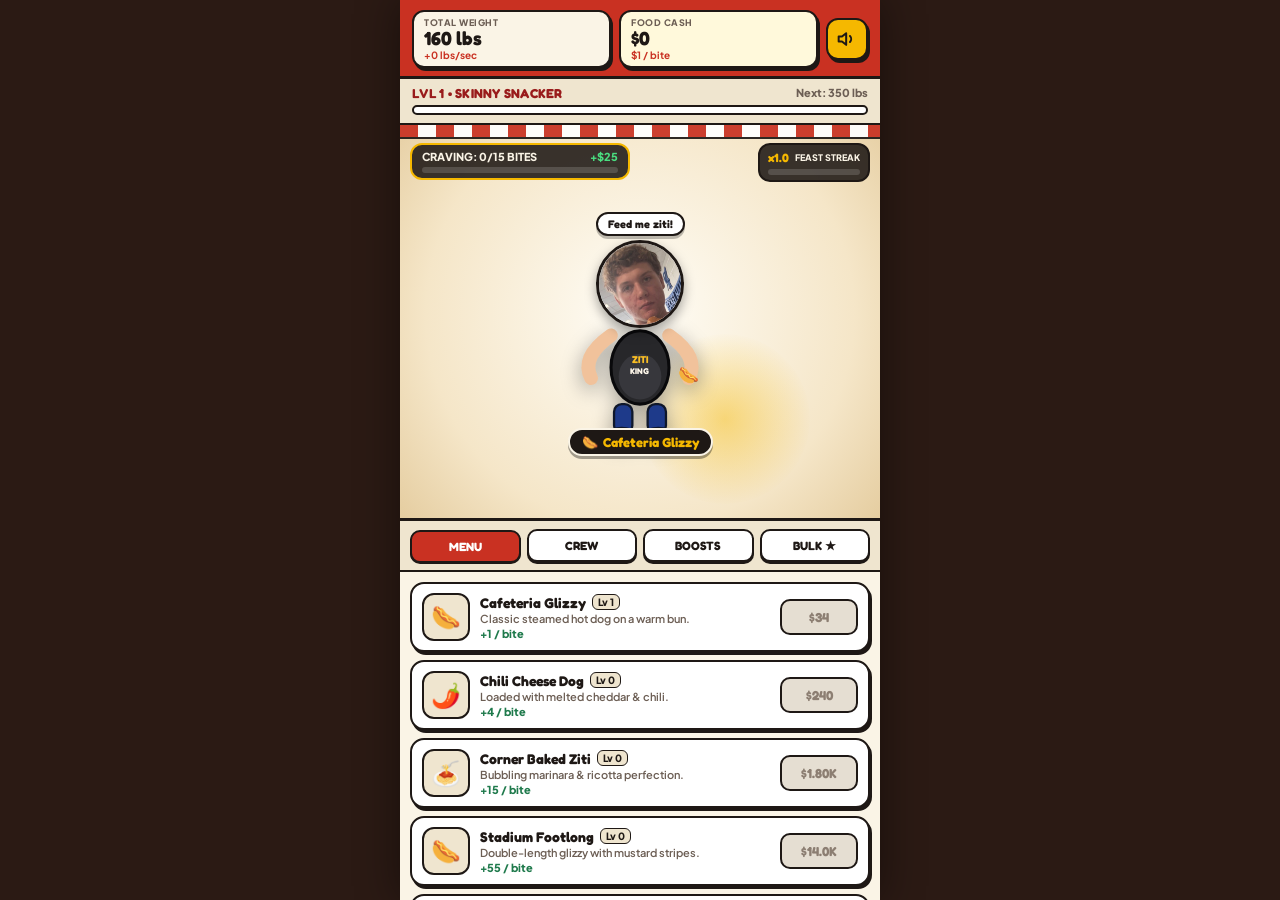
<file: ziti-tycoon/index.html>
<!DOCTYPE html>
<html lang="en">
<head>
  <meta charset="UTF-8" />
  <meta name="viewport" content="width=device-width, initial-scale=1.0, maximum-scale=1.0, user-scalable=no, viewport-fit=cover" />
  <meta name="apple-mobile-web-app-capable" content="yes" />
  <meta name="apple-mobile-web-app-status-bar-style" content="black-translucent" />
  <meta name="theme-color" content="#b91c1c" />
  <link rel="manifest" href="manifest.webmanifest" />
  <title>Ziti &amp; Glizzy Tycoon</title>
  <link rel="preconnect" href="https://fonts.googleapis.com" />
  <link rel="preconnect" href="https://fonts.gstatic.com" crossorigin />
  <link href="https://fonts.googleapis.com/css2?family=Fredoka:wght@600;700&family=Plus+Jakarta+Sans:wght@600;700;800&display=swap" rel="stylesheet" />
  <link rel="stylesheet" href="style.css" />
</head>
<body>
  <div id="app" class="app-shell">
    <!-- Top Diner Scoreboard -->
    <header class="top-bar">
      <div class="stat-pill weight-pill">
        <span class="pill-label">TOTAL WEIGHT</span>
        <span id="weight-display" class="pill-value">160 lbs</span>
        <span id="rate-display" class="pill-sub">+0.0 lbs/sec</span>
      </div>

      <div class="stat-pill cash-pill">
        <span class="pill-label">FOOD CASH</span>
        <span id="cash-display" class="pill-value">$0</span>
        <span id="tap-display" class="pill-sub">$1 / bite</span>
      </div>

      <button id="sound-btn" class="icon-btn" aria-label="Toggle Sound" title="Toggle Sound">
        <svg id="sound-icon" width="20" height="20" viewBox="0 0 24 24" fill="none" stroke="currentColor" stroke-width="2.4" stroke-linecap="round" stroke-linejoin="round">
          <polygon points="11 5 6 9 2 9 2 15 6 15 11 19 11 5"></polygon>
          <path d="M15.54 8.46a5 5 0 0 1 0 7.07"></path>
        </svg>
      </button>
    </header>

    <!-- Size Tier Progress Strip -->
    <section class="tier-strip">
      <div class="tier-row">
        <span id="tier-name" class="tier-name">LVL 1 • SKINNY SNACKER</span>
        <span id="tier-next" class="tier-next">Next: 350 lbs</span>
      </div>
      <div class="tier-track">
        <div id="tier-fill" class="tier-fill"></div>
      </div>
    </section>

    <!-- Main Interactive Feeding Stage -->
    <main id="stage" class="stage">
      <div class="checkered-awning" aria-hidden="true"></div>

      <!-- Craving Mini-Mission Pill -->
      <div id="craving-bar" class="craving-bar">
        <div class="craving-top">
          <span id="craving-text">CRAVING: 15 BITES</span>
          <span id="craving-reward" class="craving-reward">+$60</span>
        </div>
        <div class="craving-track">
          <div id="craving-fill" class="craving-fill"></div>
        </div>
      </div>

      <!-- Overdrive / Muscle Mode Banner -->
      <div id="overdrive-banner" class="overdrive-banner hidden">
        <img src="assets/celsius.jpg" alt="Celsius" class="overdrive-thumb" />
        <div>
          <div class="overdrive-title">MUSCLE OVERDRIVE!</div>
          <div id="overdrive-timer" class="overdrive-sub">4x BITES • 12.0s</div>
        </div>
      </div>

      <!-- Combo Hype Meter -->
      <div class="combo-wrap">
        <div class="combo-label">
          <span id="combo-mult">x1.0</span>
          <span>FEAST STREAK</span>
        </div>
        <div class="combo-track">
          <div id="combo-fill" class="combo-fill"></div>
        </div>
      </div>

      <!-- Active Crew Mini-Avatars -->
      <div id="crew-stage" class="crew-stage" aria-hidden="true"></div>

      <!-- Main Character with Photo Head + Growing Fat/Muscle Fake Body -->
      <button id="eater-btn" class="eater-btn" type="button" aria-label="Tap to feed">
        <div id="eater-aura" class="eater-aura"></div>

        <div id="eater-quip" class="eater-quip">Feed me ziti!</div>

        <div id="character-rig" class="character-rig">
          <div id="head-wrap" class="head-wrap">
            <img id="eater-img" src="assets/eater_idle.jpg" alt="The Eater" draggable="false" />
          </div>

          <svg id="fake-body-svg" class="fake-body-svg" viewBox="0 0 240 165" aria-hidden="true">
            <!-- Legs / Jeans -->
            <rect x="86" y="118" width="24" height="38" rx="10" fill="#1e3a8a" stroke="#0f172a" stroke-width="3" />
            <rect x="130" y="118" width="24" height="38" rx="10" fill="#1e3a8a" stroke="#0f172a" stroke-width="3" />
            <!-- Shoes -->
            <ellipse cx="96" cy="156" rx="16" ry="7" fill="#f8fafc" stroke="#0f172a" stroke-width="3" />
            <ellipse cx="144" cy="156" rx="16" ry="7" fill="#f8fafc" stroke="#0f172a" stroke-width="3" />

            <!-- NORMAL / FAT BODY GROUP -->
            <g id="fat-body-group">
              <!-- Left & Right Arms -->
              <path id="fat-arm-l" d="M 78 26 Q 42 52 56 82" fill="none" stroke="#f1c29b" stroke-width="18" stroke-linecap="round" />
              <path id="fat-arm-r" d="M 162 26 Q 198 52 184 82" fill="none" stroke="#f1c29b" stroke-width="18" stroke-linecap="round" />
              <!-- T-Shirt Torso / Growing Belly -->
              <ellipse id="fat-torso" cx="120" cy="70" rx="44" ry="52" fill="#27272a" stroke="#09090b" stroke-width="4" />
              <ellipse id="fat-belly" cx="120" cy="82" rx="34" ry="34" fill="#3f3f46" opacity="0.65" />
              <!-- Shirt Text -->
              <text x="120" y="64" text-anchor="middle" fill="#fbbf24" font-family="Fredoka, sans-serif" font-size="13" font-weight="700">ZITI</text>
              <text x="120" y="79" text-anchor="middle" fill="#fff8eb" font-family="Fredoka, sans-serif" font-size="11" font-weight="700">KING</text>
              <!-- Snack in hand -->
              <text x="184" y="88" text-anchor="middle" font-size="22">🌭</text>
            </g>

            <!-- MUSCLE / BUFF POWERUP BODY GROUP -->
            <g id="buff-body-group" class="hidden">
              <!-- Flexing Giant Arms -->
              <path d="M 70 28 C 28 24, 24 68, 52 72 C 62 72, 64 52, 54 44" fill="none" stroke="#f1c29b" stroke-width="22" stroke-linecap="round" />
              <path d="M 170 28 C 212 24, 216 68, 188 72 C 178 72, 176 52, 186 44" fill="none" stroke="#f1c29b" stroke-width="22" stroke-linecap="round" />
              <!-- V-Taper Shredded Torso -->
              <path d="M 66 20 L 174 20 L 152 120 L 88 120 Z" fill="#e5a97c" stroke="#7c2d12" stroke-width="4" stroke-linejoin="round" />
              <!-- Tank Top -->
              <path d="M 86 20 L 154 20 L 146 118 L 94 118 Z" fill="#be123c" stroke="#881337" stroke-width="3" />
              <!-- Pecs & 6-Pack Abs -->
              <path d="M 88 46 Q 104 56 120 46 Q 136 56 152 46" fill="none" stroke="#7c2d12" stroke-width="3" />
              <line x1="120" y1="54" x2="120" y2="106" stroke="#7c2d12" stroke-width="2.5" opacity="0.55" />
              <line x1="104" y1="70" x2="136" y2="70" stroke="#7c2d12" stroke-width="2.5" opacity="0.55" />
              <line x1="104" y1="86" x2="136" y2="86" stroke="#7c2d12" stroke-width="2.5" opacity="0.55" />
              <text x="120" y="42" text-anchor="middle" fill="#fde047" font-family="Fredoka, sans-serif" font-size="12" font-weight="700">CELSIUS</text>
            </g>
          </svg>
        </div>

        <div id="plate-badge" class="plate-badge">
          <span id="plate-icon">🌭</span>
          <span id="plate-name">Cafeteria Glizzy</span>
        </div>
      </button>

      <!-- Floating Bonus Layer -->
      <div id="bonus-layer" class="bonus-layer"></div>
      <!-- Floating Popups Layer -->
      <div id="fx-layer" class="fx-layer"></div>
    </main>

    <!-- Bottom Tycoon Shop Drawer -->
    <section class="shop-panel">
      <nav class="shop-tabs" role="tablist">
        <button class="tab-btn active" data-tab="food" type="button">MENU</button>
        <button class="tab-btn" data-tab="crew" type="button">CREW</button>
        <button class="tab-btn" data-tab="boosts" type="button">BOOSTS</button>
        <button class="tab-btn" data-tab="prestige" type="button">BULK ★</button>
      </nav>

      <div id="shop-list" class="shop-list"></div>
    </section>
  </div>

  <!-- Offline Earnings Modal -->
  <div id="offline-modal" class="modal hidden">
    <div class="modal-card">
      <div class="modal-eyebrow">WHILE YOU WERE GONE</div>
      <h2 class="modal-title">YOUR CREW KEPT FEEDING!</h2>
      <p id="offline-summary" class="modal-desc"></p>
      <button id="offline-claim-btn" class="primary-btn" type="button">COLLECT GAINS</button>
    </div>
  </div>

  <script type="module" src="src/game.js"></script>
</body>
</html>
</file>
<file: ziti-tycoon/style.css>
:root {
  --cream: #faf4e6;
  --cream-dark: #efe5cf;
  --marinara: #c93122;
  --marinara-dark: #991b1b;
  --mustard: #f5b800;
  --mustard-dark: #c99200;
  --basil: #1f7a4c;
  --ink: #1e1815;
  --muted: #6c5e54;
  --white: #ffffff;
  --font-display: 'Fredoka', sans-serif;
  --font-ui: 'Plus Jakarta Sans', sans-serif;
}

* {
  box-sizing: border-box;
  margin: 0;
  padding: 0;
  user-select: none;
  -webkit-user-select: none;
  -webkit-tap-highlight-color: transparent;
}

html, body {
  width: 100%;
  height: 100%;
  overflow: hidden;
  background: #2b1a14;
  font-family: var(--font-ui);
  color: var(--ink);
  touch-action: manipulation;
}

.app-shell {
  width: 100%;
  max-width: 480px;
  height: 100dvh;
  margin: 0 auto;
  background: var(--cream);
  display: flex;
  flex-direction: column;
  position: relative;
  overflow: hidden;
  box-shadow: 0 0 40px rgba(0, 0, 0, 0.45);
}

/* Top Scoreboard */
.top-bar {
  display: flex;
  align-items: center;
  gap: 8px;
  padding: max(10px, env(safe-area-inset-top)) 12px 8px;
  background: var(--marinara);
  border-bottom: 3px solid var(--ink);
  z-index: 10;
}

.stat-pill {
  flex: 1;
  background: var(--cream);
  border: 2.5px solid var(--ink);
  border-radius: 12px;
  padding: 5px 10px;
  box-shadow: 2px 3px 0 var(--ink);
  display: flex;
  flex-direction: column;
  min-width: 0;
}

.cash-pill {
  background: #fff9db;
}

.pill-label {
  font-size: 9px;
  font-weight: 800;
  letter-spacing: 0.06em;
  color: var(--muted);
}

.pill-value {
  font-family: var(--font-display);
  font-size: 19px;
  font-weight: 700;
  line-height: 1.1;
  color: var(--ink);
  white-space: nowrap;
  overflow: hidden;
  text-overflow: ellipsis;
}

.pill-sub {
  font-size: 10px;
  font-weight: 700;
  color: var(--marinara);
}

.icon-btn {
  width: 42px;
  height: 42px;
  flex-shrink: 0;
  border-radius: 12px;
  border: 2.5px solid var(--ink);
  background: var(--mustard);
  color: var(--ink);
  box-shadow: 2px 3px 0 var(--ink);
  display: flex;
  align-items: center;
  justify-content: center;
  cursor: pointer;
}

.icon-btn:active {
  transform: translate(1px, 2px);
  box-shadow: 1px 1px 0 var(--ink);
}

/* Size Tier Bar */
.tier-strip {
  padding: 6px 12px 8px;
  background: var(--cream-dark);
  border-bottom: 2.5px solid var(--ink);
  z-index: 9;
}

.tier-row {
  display: flex;
  justify-content: space-between;
  align-items: center;
  margin-bottom: 4px;
}

.tier-name {
  font-family: var(--font-display);
  font-size: 13px;
  font-weight: 700;
  color: var(--marinara-dark);
  letter-spacing: 0.02em;
}

.tier-next {
  font-size: 11px;
  font-weight: 800;
  color: var(--muted);
}

.tier-track {
  width: 100%;
  height: 10px;
  background: var(--white);
  border: 2px solid var(--ink);
  border-radius: 999px;
  overflow: hidden;
}

.tier-fill {
  height: 100%;
  width: 0%;
  background: linear-gradient(90deg, var(--mustard), var(--marinara));
  transition: width 0.18s ease-out;
}

/* Main Interactive Stage */
.stage {
  position: relative;
  flex: 0 0 44%;
  min-height: 255px;
  background:
    radial-gradient(circle at 50% 48%, #fffdf7 0%, #f5e6c8 68%, #e5cda0 100%);
  display: flex;
  flex-direction: column;
  align-items: center;
  justify-content: center;
  overflow: hidden;
  border-bottom: 3px solid var(--ink);
}

.stage.fever-mode,
.stage.overdrive-active {
  background:
    radial-gradient(circle at 50% 48%, #fff8c4 0%, #ffd54f 65%, #e65100 100%);
  animation: stagePulse 0.35s infinite alternate;
}

@keyframes stagePulse {
  from { filter: saturate(1.05); }
  to { filter: saturate(1.25); }
}

.checkered-awning {
  position: absolute;
  top: 0;
  left: 0;
  right: 0;
  height: 14px;
  background: repeating-linear-gradient(
    90deg,
    var(--marinara) 0px,
    var(--marinara) 18px,
    var(--white) 18px,
    var(--white) 36px
  );
  border-bottom: 2px solid var(--ink);
  opacity: 0.92;
  z-index: 2;
}

/* Overdrive Banner */
.overdrive-banner {
  position: absolute;
  top: 20px;
  left: 50%;
  transform: translateX(-50%);
  z-index: 15;
  display: flex;
  align-items: center;
  gap: 8px;
  background: var(--ink);
  color: var(--mustard);
  border: 2.5px solid var(--mustard);
  border-radius: 999px;
  padding: 4px 14px 4px 6px;
  box-shadow: 0 4px 12px rgba(0, 0, 0, 0.35);
  animation: popIn 0.2s cubic-bezier(0.34, 1.56, 0.64, 1);
}

.overdrive-banner.hidden {
  display: none;
}

.overdrive-thumb {
  width: 28px;
  height: 28px;
  border-radius: 50%;
  object-fit: cover;
  border: 1.5px solid var(--white);
}

.overdrive-title {
  font-family: var(--font-display);
  font-size: 12px;
  font-weight: 700;
  line-height: 1.05;
}

.overdrive-sub {
  font-size: 10px;
  font-weight: 700;
  color: var(--white);
}

/* Combo Streak (Top Right of Stage) */
.combo-wrap {
  position: absolute;
  top: 18px;
  right: 10px;
  width: 112px;
  z-index: 8;
  background: rgba(30, 24, 21, 0.88);
  border: 2px solid var(--ink);
  border-radius: 12px;
  padding: 5px 8px;
  pointer-events: none;
}

.combo-label {
  display: flex;
  justify-content: space-between;
  align-items: center;
  font-size: 9px;
  font-weight: 800;
  color: var(--cream);
  margin-bottom: 4px;
}

#combo-mult {
  color: var(--mustard);
  font-family: var(--font-display);
  font-size: 12px;
}

.combo-track {
  height: 6px;
  background: rgba(255, 255, 255, 0.15);
  border-radius: 999px;
  overflow: hidden;
}

.combo-fill {
  height: 100%;
  width: 0%;
  background: linear-gradient(90deg, var(--mustard), #ef4444);
  transition: width 0.08s linear;
}

/* Speech Bubble */
.quip-bubble {
  position: absolute;
  top: 22px;
  left: 10px;
  max-width: 58%;
  background: var(--white);
  border: 2px solid var(--ink);
  border-radius: 12px 12px 12px 3px;
  padding: 5px 9px;
  font-size: 11px;
  font-weight: 800;
  color: var(--ink);
  box-shadow: 2px 3px 0 rgba(30, 24, 21, 0.85);
  z-index: 8;
  pointer-events: none;
  transition: transform 0.16s cubic-bezier(0.34, 1.56, 0.64, 1);
}

.quip-bubble.pop {
  transform: scale(1.07);
}

/* Crew Mini-Avatars on Stage */
.crew-stage {
  position: absolute;
  inset: 0;
  pointer-events: none;
  z-index: 3;
}

.crew-badge {
  position: absolute;
  width: 44px;
  height: 44px;
  border-radius: 50%;
  border: 2.5px solid var(--ink);
  overflow: hidden;
  box-shadow: 2px 3px 0 rgba(0, 0, 0, 0.3);
  background: var(--white);
  animation: crewBob 2.2s ease-in-out infinite;
}

.crew-badge img {
  width: 100%;
  height: 100%;
  object-fit: cover;
}

@keyframes crewBob {
  0%, 100% { transform: translateY(0); }
  50% { transform: translateY(-6px); }
}

/* Main Character Button */
.eater-btn {
  position: relative;
  z-index: 6;
  background: none;
  border: none;
  cursor: pointer;
  margin-top: 26px;
  display: flex;
  flex-direction: column;
  align-items: center;
  touch-action: manipulation;
}

.eater-aura {
  position: absolute;
  width: 170px;
  height: 170px;
  border-radius: 50%;
  background: radial-gradient(circle, rgba(245, 184, 0, 0.45) 0%, rgba(245, 184, 0, 0) 72%);
  top: 50%;
  left: 50%;
  transform: translate(-50%, -56%);
  pointer-events: none;
}

.eater-frame {
  width: 148px;
  height: 148px;
  border-radius: 50%;
  border: 4px solid var(--ink);
  box-shadow: 0 7px 0 var(--ink), 0 12px 24px rgba(0, 0, 0, 0.25);
  overflow: hidden;
  background: var(--white);
  transition: transform 0.08s cubic-bezier(0.34, 1.56, 0.64, 1);
  will-change: transform;
}

.eater-frame img {
  width: 100%;
  height: 100%;
  object-fit: cover;
  display: block;
  pointer-events: none;
}

.eater-quip {
  background: var(--white);
  color: var(--ink);
  font-family: var(--font-display);
  font-size: 11px;
  font-weight: 700;
  padding: 3px 10px;
  border-radius: 999px;
  border: 2px solid var(--ink);
  margin-bottom: 4px;
  box-shadow: 0 3px 0 rgba(0, 0, 0, 0.25);
}

.character-rig {
  display: flex;
  flex-direction: column;
  align-items: center;
  transition: transform 0.08s cubic-bezier(0.34, 1.56, 0.64, 1);
  will-change: transform;
}

.head-wrap {
  width: 88px;
  height: 88px;
  border-radius: 50%;
  overflow: hidden;
  border: 3.5px solid var(--ink);
  box-shadow: 0 5px 12px rgba(0, 0, 0, 0.35);
  background: var(--white);
  z-index: 2;
  margin-bottom: -14px;
  transition: transform 0.08s ease;
}

.head-wrap img {
  width: 100%;
  height: 100%;
  object-fit: cover;
  display: block;
  pointer-events: none;
}

.fake-body-svg {
  width: 184px;
  height: 126px;
  overflow: visible;
  filter: drop-shadow(0 6px 10px rgba(0, 0, 0, 0.35));
}

/* Craving Bar (Top Left of Stage, never overlaps Combo Streak) */
.craving-bar {
  position: absolute;
  top: 18px;
  left: 10px;
  width: calc(100% - 138px);
  max-width: 220px;
  z-index: 8;
  background: rgba(30, 24, 21, 0.88);
  border: 2px solid var(--mustard);
  border-radius: 12px;
  padding: 5px 10px;
  pointer-events: none;
}

.craving-top {
  display: flex;
  justify-content: space-between;
  font-size: 11px;
  font-weight: 800;
  color: var(--cream);
  margin-bottom: 4px;
}

.craving-reward {
  color: #4ade80;
}

.craving-track {
  height: 6px;
  border-radius: 999px;
  background: rgba(255, 255, 255, 0.15);
  overflow: hidden;
}

.craving-fill {
  width: 0%;
  height: 100%;
  background: linear-gradient(90deg, #22c55e, #fde047);
  transition: width 0.1s ease-out;
}

.plate-badge {
  margin-top: -12px;
  z-index: 7;
  background: var(--ink);
  color: var(--mustard);
  border: 2.5px solid var(--cream);
  border-radius: 999px;
  padding: 4px 12px;
  font-family: var(--font-display);
  font-size: 13px;
  font-weight: 700;
  display: flex;
  align-items: center;
  gap: 5px;
  box-shadow: 0 3px 0 rgba(0, 0, 0, 0.35);
}

/* Floating Bonus Layer (Celsius Can) */
.bonus-layer {
  position: absolute;
  inset: 0;
  pointer-events: none;
  z-index: 14;
}

.bonus-can,
.bonus-drop {
  position: absolute;
  width: 64px;
  height: 64px;
  border-radius: 50%;
  border: 3px solid var(--mustard);
  background: var(--white);
  padding: 2px;
  box-shadow: 0 0 18px rgba(245, 184, 0, 0.9), 0 4px 0 var(--ink);
  pointer-events: auto;
  cursor: pointer;
  overflow: hidden;
  display: flex;
  align-items: center;
  justify-content: center;
  animation: canWobble 0.6s ease-in-out infinite alternate;
}

.bonus-drop img {
  width: 100%;
  height: 100%;
  object-fit: cover;
}

.bonus-tag {
  position: absolute;
  bottom: 0;
  left: 0;
  right: 0;
  background: rgba(0, 0, 0, 0.8);
  color: #fde047;
  font-family: var(--font-display);
  font-size: 9px;
  text-align: center;
  padding: 2px 0;
}

.bonus-can img {
  width: 100%;
  height: 100%;
  object-fit: cover;
  border-radius: 50%;
}

@keyframes canWobble {
  from { transform: rotate(-10deg) scale(0.96); }
  to { transform: rotate(10deg) scale(1.06); }
}

/* Floating FX Popups */
.fx-layer {
  position: absolute;
  inset: 0;
  pointer-events: none;
  z-index: 16;
  overflow: hidden;
}

.float-pop {
  position: absolute;
  font-family: var(--font-display);
  font-weight: 700;
  font-size: 19px;
  color: var(--marinara);
  text-shadow: 2px 2px 0 var(--white), -1px -1px 0 var(--white), 0 3px 6px rgba(0, 0, 0, 0.25);
  pointer-events: none;
  animation: floatUp 0.72s ease-out forwards;
  white-space: nowrap;
}

.float-pop.crit {
  font-size: 24px;
  color: #b45309;
}

@keyframes floatUp {
  0% { opacity: 1; transform: translate(-50%, 0) scale(0.75); }
  25% { opacity: 1; transform: translate(-50%, -22px) scale(1.15); }
  100% { opacity: 0; transform: translate(-50%, -72px) scale(0.92); }
}

/* Bottom Tycoon Shop Panel */
.shop-panel {
  flex: 1;
  display: flex;
  flex-direction: column;
  min-height: 0;
  background: var(--cream);
}

.shop-tabs {
  display: grid;
  grid-template-columns: repeat(4, 1fr);
  gap: 6px;
  padding: 8px 10px;
  background: var(--cream-dark);
  border-bottom: 2.5px solid var(--ink);
}

.tab-btn {
  border: 2px solid var(--ink);
  border-radius: 10px;
  background: var(--white);
  color: var(--ink);
  font-family: var(--font-display);
  font-size: 12px;
  font-weight: 700;
  padding: 7px 4px;
  cursor: pointer;
  box-shadow: 0 2px 0 var(--ink);
}

.tab-btn.active {
  background: var(--marinara);
  color: var(--white);
  transform: translateY(1px);
  box-shadow: 0 1px 0 var(--ink);
}

.shop-list {
  flex: 1;
  overflow-y: auto;
  padding: 10px 10px max(16px, env(safe-area-inset-bottom));
  display: flex;
  flex-direction: column;
  gap: 8px;
  -webkit-overflow-scrolling: touch;
}

.shop-card {
  display: flex;
  align-items: center;
  gap: 10px;
  background: var(--white);
  border: 2.5px solid var(--ink);
  border-radius: 14px;
  padding: 9px 10px;
  box-shadow: 2px 3px 0 var(--ink);
}

.shop-card.affordable {
  border-color: var(--basil);
}

.shop-card.locked,
.shop-card.owned-max {
  opacity: 0.62;
}

.shop-icon,
.card-avatar {
  width: 48px;
  height: 48px;
  flex-shrink: 0;
  border-radius: 12px;
  border: 2px solid var(--ink);
  background: var(--cream-dark);
  display: flex;
  align-items: center;
  justify-content: center;
  font-size: 24px;
  overflow: hidden;
}

.shop-icon img,
.card-avatar img {
  width: 100%;
  height: 100%;
  object-fit: cover;
  display: block;
}

.shop-info,
.card-body {
  flex: 1;
  min-width: 0;
}

.shop-title-row,
.card-title-row {
  display: flex;
  align-items: center;
  gap: 6px;
}

.shop-name,
.card-title {
  font-family: var(--font-display);
  font-size: 14px;
  font-weight: 700;
  color: var(--ink);
  white-space: nowrap;
  overflow: hidden;
  text-overflow: ellipsis;
}

.shop-lvl,
.card-lvl {
  font-size: 10px;
  font-weight: 800;
  background: var(--cream-dark);
  border: 1.5px solid var(--ink);
  border-radius: 6px;
  padding: 1px 5px;
  flex-shrink: 0;
}

.shop-desc,
.card-desc {
  font-size: 11px;
  font-weight: 600;
  color: var(--muted);
  margin-top: 1px;
  line-height: 1.25;
}

.shop-stat,
.card-stat {
  font-size: 11px;
  font-weight: 800;
  color: var(--basil);
  margin-top: 2px;
}

.buy-btn {
  flex-shrink: 0;
  min-width: 78px;
  border: 2px solid var(--ink);
  border-radius: 10px;
  background: var(--mustard);
  color: var(--ink);
  font-family: var(--font-display);
  font-size: 13px;
  font-weight: 700;
  padding: 8px 10px;
  box-shadow: 2px 2px 0 var(--ink);
  cursor: pointer;
}

.buy-btn:active:not(:disabled) {
  transform: translate(1px, 1px);
  box-shadow: 1px 1px 0 var(--ink);
}

.buy-btn:disabled {
  background: #e5ded2;
  color: #8c7e72;
  box-shadow: none;
  cursor: not-allowed;
}

/* Prestige Card */
.prestige-box {
  background: linear-gradient(160deg, #fff9db, #ffe8a3);
  border: 2.5px solid var(--ink);
  border-radius: 16px;
  padding: 14px;
  box-shadow: 3px 4px 0 var(--ink);
  text-align: center;
}

.prestige-title {
  font-family: var(--font-display);
  font-size: 20px;
  color: var(--marinara-dark);
  margin-bottom: 6px;
}

.prestige-desc {
  font-size: 12px;
  font-weight: 600;
  color: var(--ink);
  line-height: 1.45;
  margin-bottom: 12px;
}

.prestige-stats {
  display: grid;
  grid-template-columns: 1fr 1fr;
  gap: 8px;
  margin-bottom: 12px;
}

.p-stat {
  background: var(--white);
  border: 2px solid var(--ink);
  border-radius: 10px;
  padding: 8px;
}

.p-stat small {
  display: block;
  font-size: 10px;
  font-weight: 800;
  color: var(--muted);
}

.p-stat strong {
  font-family: var(--font-display);
  font-size: 18px;
  color: var(--marinara);
}

.primary-btn {
  width: 100%;
  border: 2.5px solid var(--ink);
  border-radius: 12px;
  background: var(--marinara);
  color: var(--white);
  font-family: var(--font-display);
  font-size: 16px;
  font-weight: 700;
  padding: 11px 14px;
  box-shadow: 2px 3px 0 var(--ink);
  cursor: pointer;
}

.primary-btn:disabled {
  background: #c7bdb0;
  color: #6b6158;
  box-shadow: none;
  cursor: not-allowed;
}

/* Modal */
.modal {
  position: fixed;
  inset: 0;
  background: rgba(20, 14, 12, 0.72);
  display: flex;
  align-items: center;
  justify-content: center;
  padding: 20px;
  z-index: 40;
}

.modal.hidden {
  display: none;
}

.modal-card {
  width: 100%;
  max-width: 340px;
  background: var(--cream);
  border: 3px solid var(--ink);
  border-radius: 18px;
  padding: 18px;
  text-align: center;
  box-shadow: 4px 6px 0 var(--ink);
}

.modal-eyebrow {
  font-size: 10px;
  font-weight: 800;
  letter-spacing: 0.08em;
  color: var(--marinara);
}

.modal-title {
  font-family: var(--font-display);
  font-size: 22px;
  margin: 4px 0 8px;
}

.modal-desc {
  font-size: 13px;
  font-weight: 600;
  color: var(--muted);
  line-height: 1.45;
  margin-bottom: 14px;
}

@keyframes popIn {
  from { opacity: 0; transform: translateX(-50%) scale(0.8); }
  to { opacity: 1; transform: translateX(-50%) scale(1); }
}

.crew-count-tag {
  position: absolute;
  bottom: 0;
  right: 0;
  background: var(--marinara);
  color: var(--white);
  font-family: var(--font-display);
  font-size: 9px;
  padding: 1px 4px;
  border-radius: 6px 0 0 0;
  border-top: 1.5px solid var(--ink);
  border-left: 1.5px solid var(--ink);
}

.prestige-stars {
  font-family: var(--font-display);
  font-size: 20px;
  color: var(--marinara-dark);
  margin-bottom: 6px;
}

.reset-btn {
  margin-top: 10px;
  background: none;
  border: 1.5px solid var(--ink);
  color: var(--muted);
  border-radius: 8px;
  padding: 6px 12px;
  font-size: 11px;
  font-weight: 700;
  cursor: pointer;
}

.hidden {
  display: none !important;
}
</file>
